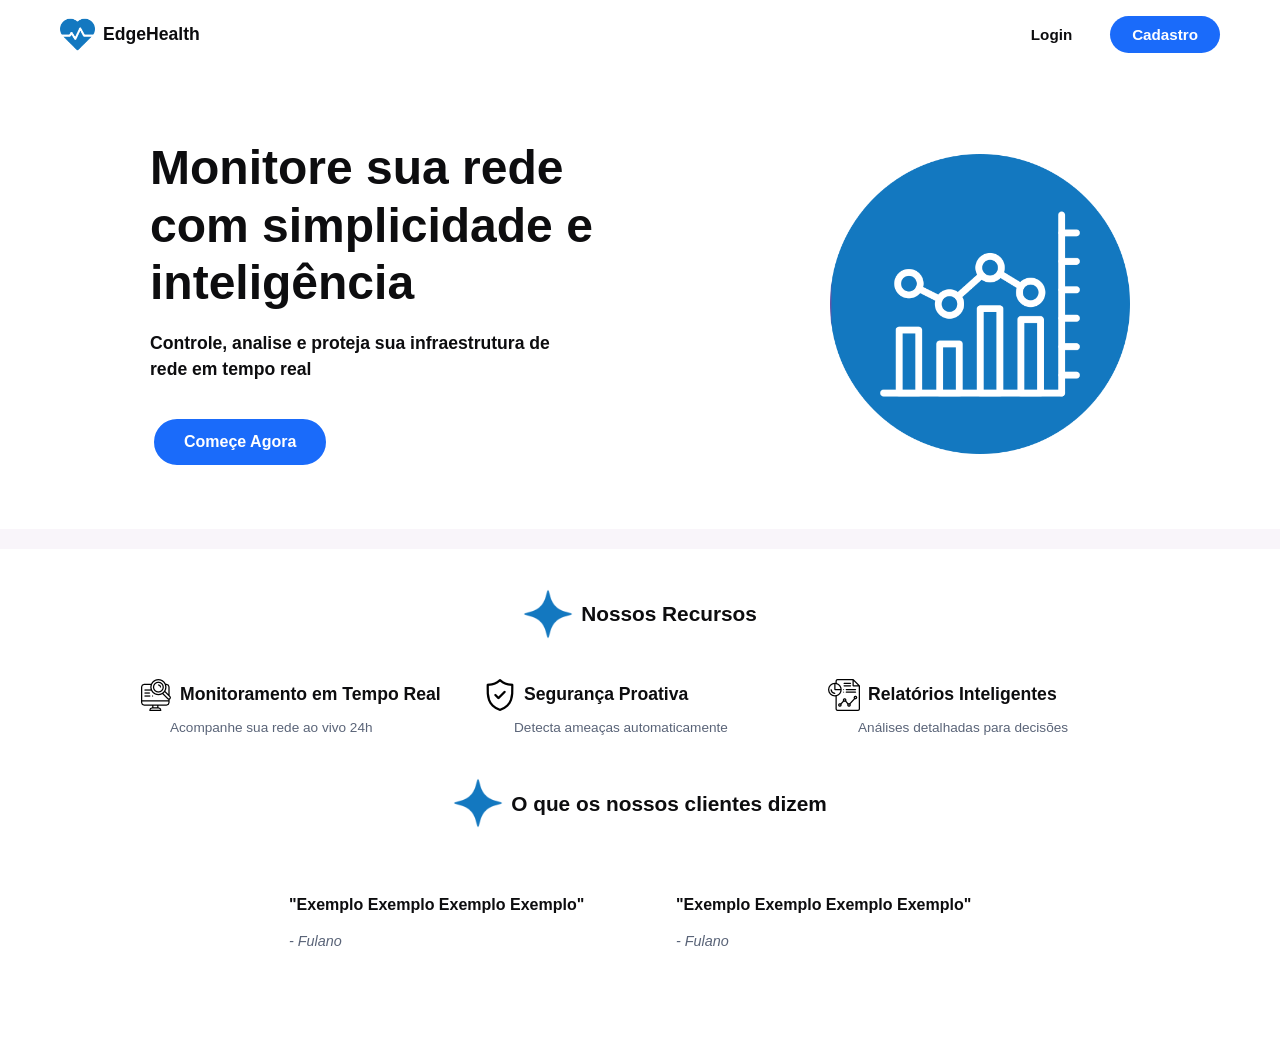
<file: index.html>
<!DOCTYPE html>
<html lang="pt-br">
<head>
    <meta charset="UTF-8">
    <meta name="viewport" content="width=device-width, initial-scale=1.0">
    <title>EdgeHealth.sitemeu</title>
    <link rel="stylesheet" href="style2.css">
</head>
<body>
    <!--NAVBAR-->
    <nav class="nav">
            <a class="logo" href="#">
            <img src="cardiogram.png" alt="Logo EdgeHealth">
          EdgeHealth
            </a>
        <div class="nav-actions">
            <button class="btn-ghost">Login</button>
            <button class="btn-primary">Cadastro</button>
        </div>
    </nav>

    <!-- HERO -->
    <section>
    <div class="hero">
        <div class="hero-text">
        <h1>Monitore sua rede com simplicidade e inteligência</h1>
        <p>Controle, analise e proteja sua infraestrutura de rede em tempo real</p>
        <button class="animated-button">
            <span class="text">Começe Agora</span>
            <span class="circle"></span>
        </button>
        </div>
    <div class="hero-illustration">
        <img class="illustration" src="graph.png" alt="Growth Ilustração">
    </div>
    </div>

    <!-- FEATURES -->
</section>
<nav class="nav2"></nav>
<section class="features-section">
    <div class="section-label">
      <img src="star.png" alt="">
      Nossos Recursos
    </div>
<div class="features-grid">
      <div class="feature-card">
        <div class="feature-icon">
          <img src="monitor (1).png" alt="">
          Monitoramento em Tempo Real
        </div>
        <p>Acompanhe sua rede ao vivo 24h</p>
      </div>
      <div class="feature-card">
        <div class="feature-icon">
          <img src="security.png" alt="">
          Segurança Proativa
        </div>
        <p>Detecta ameaças automaticamente</p>
      </div>
      <div class="feature-card">
        <div class="feature-icon">
         <img src="report.png" alt="">
          Relatórios Inteligentes
        </div>
        <p>Análises detalhadas para decisões</p>
      </div>
</section>

<!-- TESTIMONIALS -->
 <section class="testimonials-section">
    <div class="section-label">
      <img src="star.png" alt="">
      O que os nossos clientes dizem
    </div>
    <div class="testimonials-grid">
        <div class="testimonial-card">
        <blockquote>"Exemplo Exemplo Exemplo Exemplo"</blockquote>
        <cite>- Fulano</cite>
      </div>
       <div class="testimonial-card">
        <blockquote>"Exemplo Exemplo Exemplo Exemplo"</blockquote>
        <cite>- Fulano</cite>
      </div>
    </div>
 </section>


 
</body>
</html>
</file>
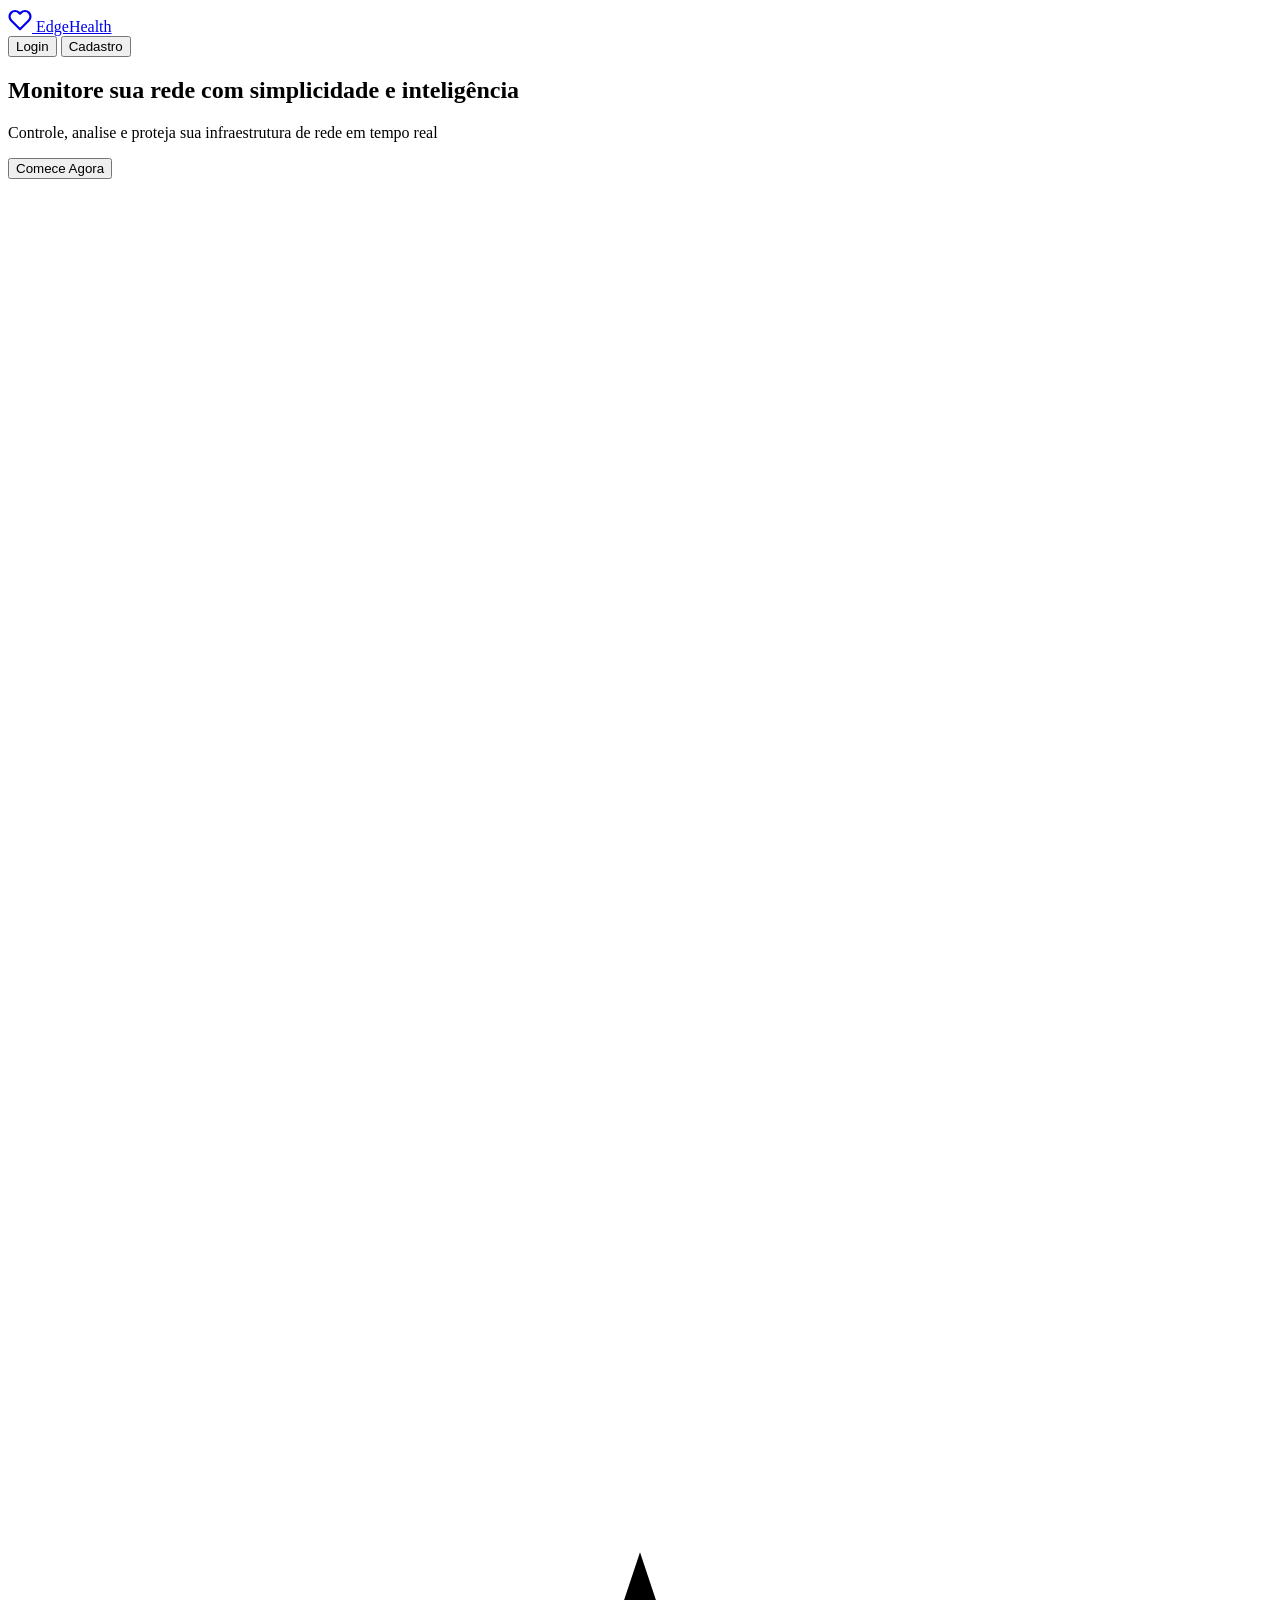
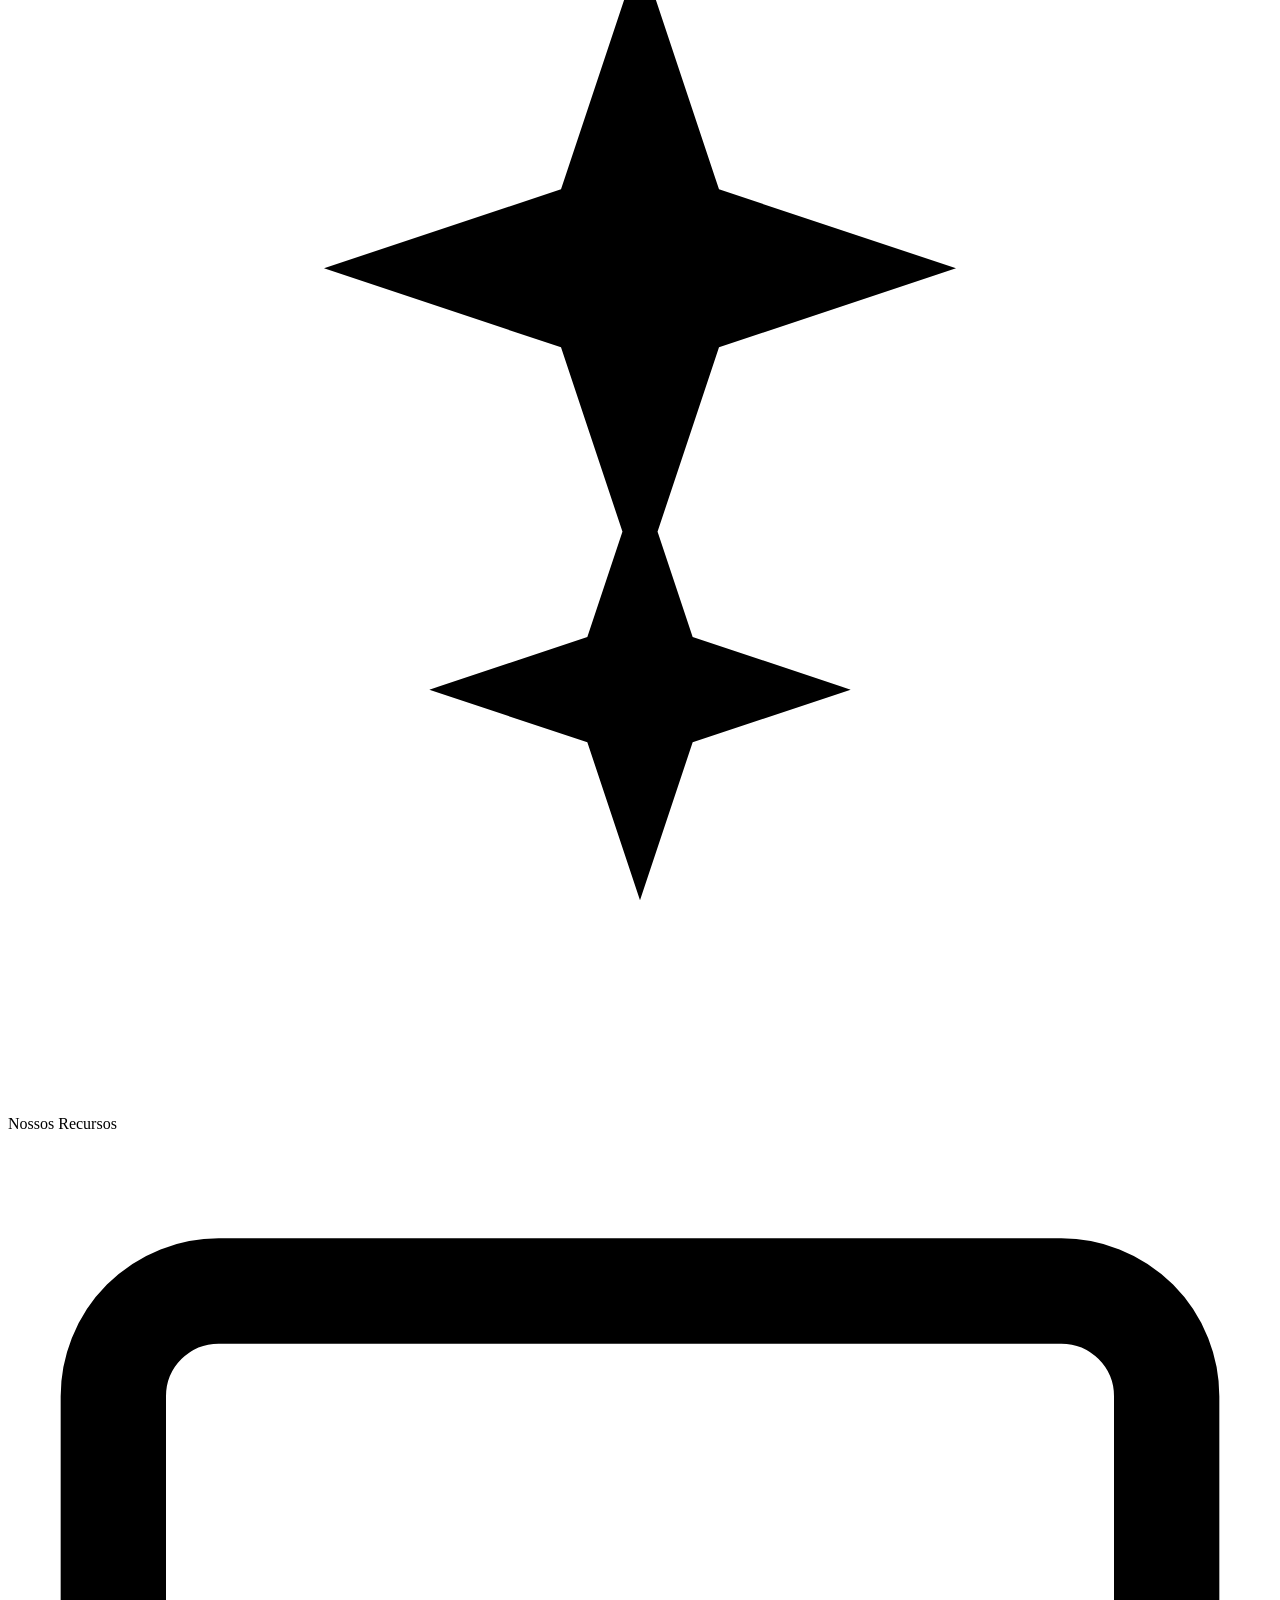
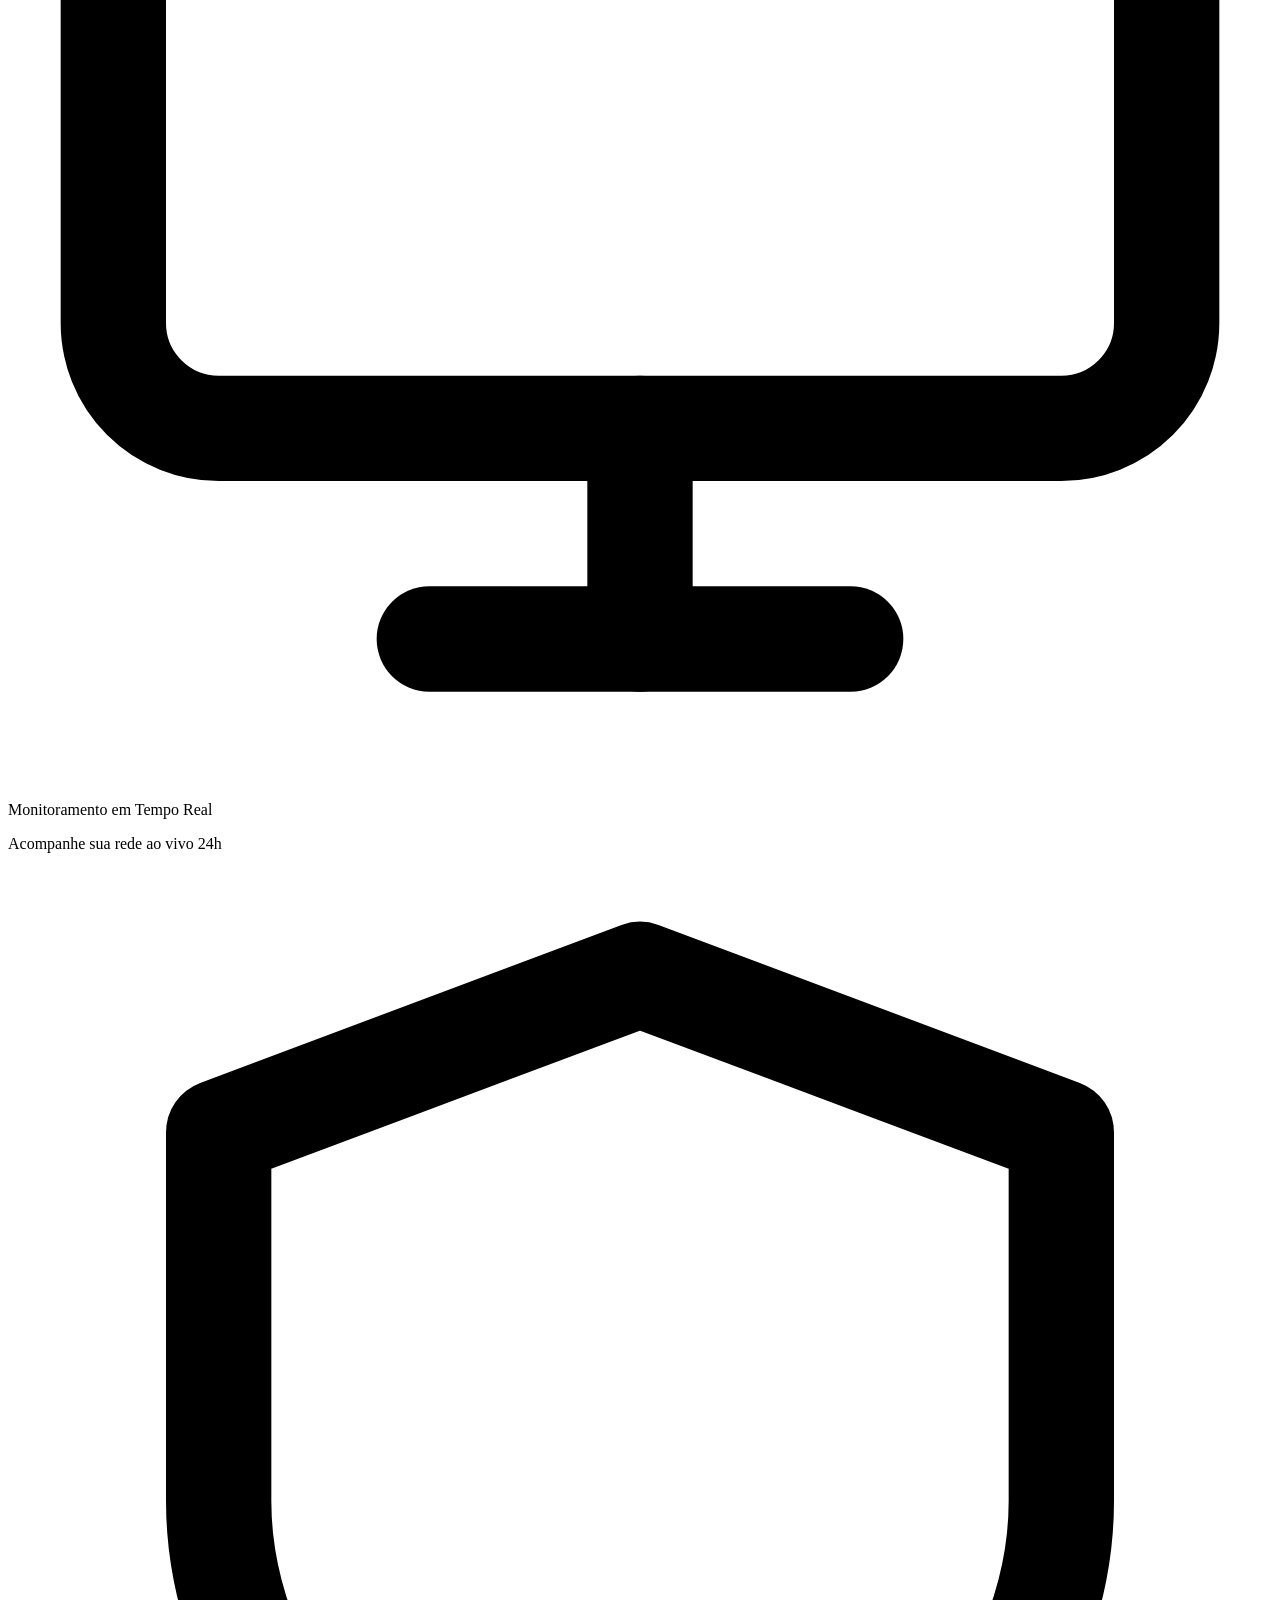
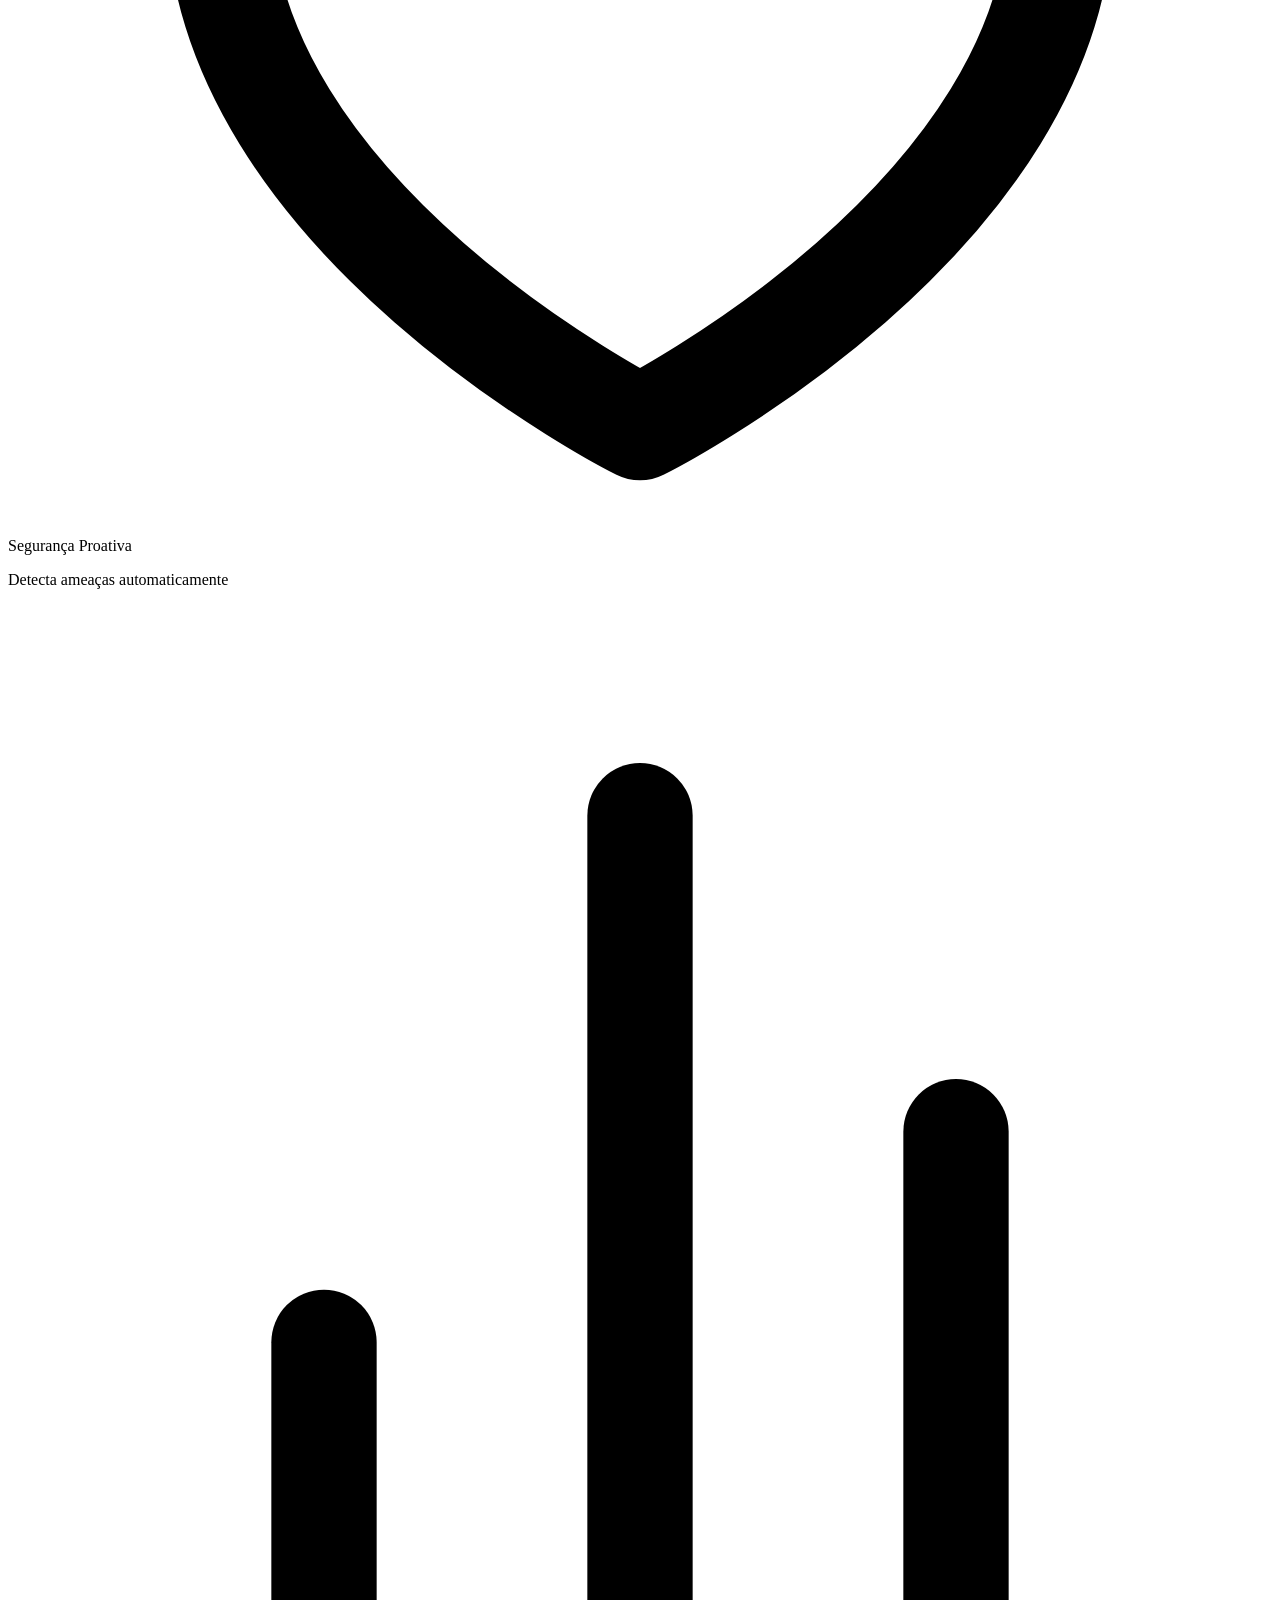
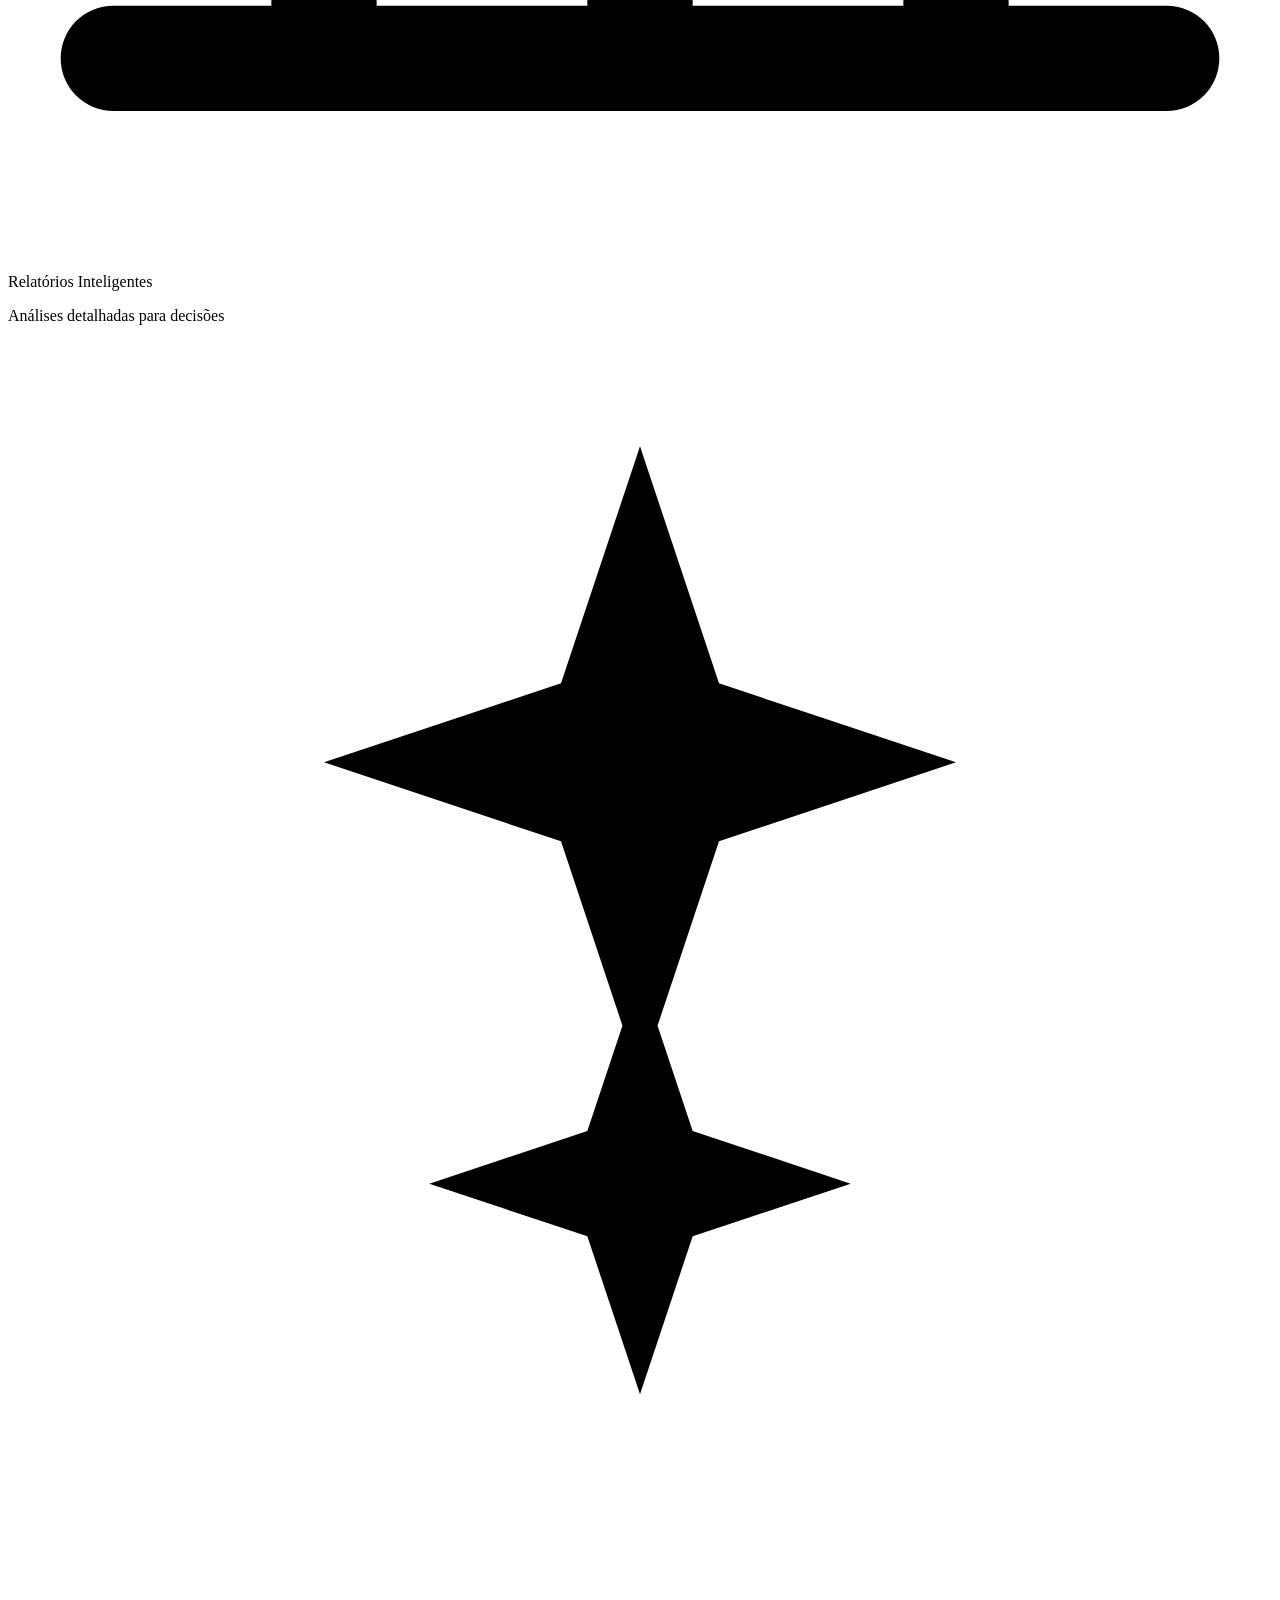
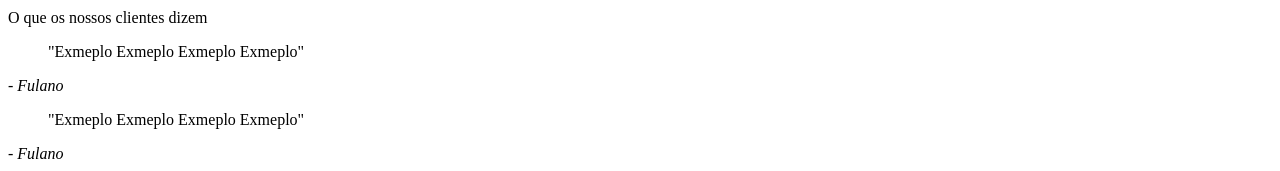
<file: edgehealth.html>
<!DOCTYPE html>
<html lang="pt-BR">
<head>
  <meta charset="UTF-8" />
  <meta name="viewport" content="width=device-width, initial-scale=1.0"/>
  <title>EdgeHealth</title>
  <link href="https://fonts.googleapis.com/css2?family=Manrope:wght@400;500;600;700;800&display=swap" rel="stylesheet"/>

</head>
<body>

  <!-- NAVBAR -->
  <nav>
    <a class="logo" href="#">
      <!-- Heart with pulse icon -->
      <svg width="24" height="24" viewBox="0 0 24 24" fill="none" stroke="currentColor" stroke-width="2.2" stroke-linecap="round" stroke-linejoin="round">
        <path d="M20.84 4.61a5.5 5.5 0 0 0-7.78 0L12 5.67l-1.06-1.06a5.5 5.5 0 0 0-7.78 7.78l1.06 1.06L12 21.23l7.78-7.78 1.06-1.06a5.5 5.5 0 0 0 0-7.78z"/>
      </svg>
      EdgeHealth
    </a>
    <div class="nav-actions">
      <button class="btn-ghost">Login</button>
      <button class="btn-primary">Cadastro</button>
    </div>
  </nav>

  <!-- HERO -->
  <section>
    <div class="hero">
      <div class="hero-text">
        <h1>Monitore sua rede com simplicidade e inteligência</h1>
        <p>Controle, analise e proteja sua infraestrutura de rede em tempo real</p>
        <button class="btn-cta">Comece Agora</button>
      </div>
      <div class="hero-illustration">
        <!-- Bar chart with arrow trending up -->
        <svg viewBox="0 0 100 100" fill="none" stroke="currentColor" stroke-width="4" stroke-linecap="round" stroke-linejoin="round">
          <!-- bars -->
          <rect x="10" y="55" width="14" height="30" rx="2" fill="white" stroke="none"/>
          <rect x="30" y="40" width="14" height="45" rx="2" fill="white" stroke="none"/>
          <rect x="50" y="28" width="14" height="57" rx="2" fill="white" stroke="none"/>
          <rect x="70" y="15" width="14" height="70" rx="2" fill="white" stroke="none"/>
          <!-- arrow -->
          <polyline points="8,60 30,42 52,28 74,14" stroke="white" stroke-width="3.5" fill="none"/>
          <polyline points="68,10 74,14 70,20" stroke="white" stroke-width="3.5" fill="none" stroke-linecap="round" stroke-linejoin="round"/>
        </svg>
      </div>
    </div>
  </section>

  <!-- FEATURES -->
  <section class="features-section">
    <div class="section-label">
      <!-- sparkle -->
      <svg viewBox="0 0 24 24" fill="currentColor"><path d="M12 2l1.5 4.5L18 8l-4.5 1.5L12 14l-1.5-4.5L6 8l4.5-1.5L12 2zm0 10l1 3 3 1-3 1-1 3-1-3-3-1 3-1 1-3z"/></svg>
      Nossos Recursos
    </div>
    <div class="features-grid">
      <div class="feature-card">
        <div class="feature-icon">
          <!-- Monitor icon -->
          <svg viewBox="0 0 24 24" fill="none" stroke="currentColor" stroke-width="2" stroke-linecap="round" stroke-linejoin="round">
            <rect x="2" y="3" width="20" height="14" rx="2"/>
            <line x1="8" y1="21" x2="16" y2="21"/>
            <line x1="12" y1="17" x2="12" y2="21"/>
          </svg>
          Monitoramento em Tempo Real
        </div>
        <p>Acompanhe sua rede ao vivo 24h</p>
      </div>
      <div class="feature-card">
        <div class="feature-icon">
          <!-- Shield icon -->
          <svg viewBox="0 0 24 24" fill="none" stroke="currentColor" stroke-width="2" stroke-linecap="round" stroke-linejoin="round">
            <path d="M12 22s8-4 8-10V5l-8-3-8 3v7c0 6 8 10 8 10z"/>
          </svg>
          Segurança Proativa
        </div>
        <p>Detecta ameaças automaticamente</p>
      </div>
      <div class="feature-card">
        <div class="feature-icon">
          <!-- Chart icon -->
          <svg viewBox="0 0 24 24" fill="none" stroke="currentColor" stroke-width="2" stroke-linecap="round" stroke-linejoin="round">
            <line x1="18" y1="20" x2="18" y2="10"/>
            <line x1="12" y1="20" x2="12" y2="4"/>
            <line x1="6" y1="20" x2="6" y2="14"/>
            <line x1="2" y1="20" x2="22" y2="20"/>
          </svg>
          Relatórios Inteligentes
        </div>
        <p>Análises detalhadas para decisões</p>
      </div>
    </div>
  </section>

  <!-- TESTIMONIALS -->
  <section class="testimonials-section">
    <div class="section-label">
      <svg viewBox="0 0 24 24" fill="currentColor"><path d="M12 2l1.5 4.5L18 8l-4.5 1.5L12 14l-1.5-4.5L6 8l4.5-1.5L12 2zm0 10l1 3 3 1-3 1-1 3-1-3-3-1 3-1 1-3z"/></svg>
      O que os nossos clientes dizem
    </div>
    <div class="testimonials-grid">
      <div class="testimonial-card">
        <blockquote>"Exmeplo Exmeplo Exmeplo Exmeplo"</blockquote>
        <cite>- Fulano</cite>
      </div>
      <div class="testimonial-card">
        <blockquote>"Exmeplo Exmeplo Exmeplo Exmeplo"</blockquote>
        <cite>- Fulano</cite>
      </div>
    </div>
  </section>

</body>
</html>
</file>
<file: style2.css>
*, *::before, *::after { 
    box-sizing: border-box;
    margin: 0;
    padding: 0;
    }

    :root {
      --blue: #1a6bfa;
      --blue-dark: #1558d6;
      --blue-light: #e8f0fe;
      --text: #0d0d0f;
      --muted: #5a6478;
      --white: #ffffff;
      --bg: #f7f9fc;
      --border: #F9F5FA;
    }

    body {
      font-family: 'Manrope', sans-serif;
      background: var(--white);
      color: var(--text);
      line-height: 1.6;
    }

    
    /* ── NAVBAR ── */

    .nav {
      display: flex;
      align-items: center;
      justify-content: space-between;
      padding: 16px 60px;
      
    }

    .logo {
      display: flex;
      align-items: center;
      gap: 8px;
      font-weight: 800;
      font-size: 1.1rem;
      color: var(--text);
      text-decoration: none;
    }

    .logo img { 
      height: 35px;
      width: 35px; 
    }

    .nav-actions {
      display: flex;
      align-items: center;
      gap: 16px;
    }

    .btn-ghost {
      font-family: inherit;
      font-size: 0.95rem;
      font-weight: 600;
      color: var(--text);
      cursor: pointer;
      padding: 10px 22px;
      background: none;
      border: none;
      border-radius: 40px;
    }
    .btn-ghost:hover { 
      background: var(--blue);
      color: var(--white);
      transition: 0.3s;
     }

    .btn-primary {
      background: var(--blue);
      color: var(--white);
      border: none;
      border-radius: 40px;
      font-family: inherit;
      font-size: 0.95rem;
      font-weight: 700;
      padding: 10px 22px;
      cursor: pointer;
      transition: background 0.2s;
    }
    .btn-primary:hover { 
        background: var(--blue-dark); 
    }


    /* ── HERO ── */

    .hero {
      display: flex;
      align-items: center;
      justify-content: space-between;
      padding: 70px 60px 60px;
      max-width: 1100px;
      margin: 0 auto;
      gap: 40px;
    }

    .hero-text { 
      flex: 1;
      max-width: 520px;
    }

    .hero-text h1 {
      font-size: 3rem;
      font-weight: 800;
      line-height: 1.2;
      color: var(--text);
      margin-bottom: 18px;
    }

    @media (max-width: 868px) {
      .hero-text h1 {
        font-size: 2.3rem;
      }
    }

    .hero-text p {
      font-size: 1.10rem;
      line-height: 1.5;
      color: var(--text);
      font-weight: 600;
      margin-bottom: 32px;
      max-width: 400px;
    }

    .btn-cta {
      background: var(--blue);
      color: var(--white);
      border: none;
      border-radius: 40px;
      font-family: inherit;
      font-size: 1rem;
      font-weight: 700;
      padding: 14px 30px;
      cursor: pointer;
      transition: background 0.2s;
      display: inline-block;
    }

    

.animated-button {
  position: relative;
  display: inline-block;
  align-items: center;
  gap: 4px;
  padding: 14px 30px;
  border: 4px solid;
  font-size: 16px;
  background-color: var(--blue);
  border-radius: 100px;
  font-weight: 600;
  color: var(--white);
  cursor: pointer;
  overflow: hidden;
}

.animated-button .circle {
  position: absolute;
  top: 50%;
  left: 50%;
  transform: translate(-50%, -50%);
  width: 20px;
  height: 20px;
  background-color: var(--white);
  border-radius: 50%;
  opacity: 0;
  transition: all 0.8s cubic-bezier(0.23, 1, 0.32, 1);
}

.animated-button .text {
  position: relative;
  z-index: 6;
}

.animated-button:hover {
  box-shadow: 0 0 0 12px transparent;
  color: var(--blue);

}

.animated-button:active {
  scale: 0.95;
  box-shadow: 0 0 0 4px color var(--blue);
}

.animated-button:hover .circle {
  width: 220px;
  height: 220px;
  opacity: 1;
   }
     
    .hero-illustration {
      width: 300px;
      height: 300px;
      display: flex;
      align-items: center;
      justify-content: center;
    }
    .illustration{

        width: 100%;
        max-width: 450px;
    }

    @media (max-width: 768px) {
      .hero-illustration {
        display: none;
      }
       .hero {
        flex-direction: column;
        align-items: center;
        text-align: center;
        padding: 48px 24px 40px;
        gap: 36px;
      }

      .hero-text {
        max-width: 100%;
      }

      .hero-text h1 {
        font-size: 2rem;
      }

      .hero-text p {
        max-width: 100%;
        margin-left: auto;
        margin-right: auto;
      }
    }

    .nav2{
      border-bottom: 20px solid var(--border);
    }


    /* ── FEATURES ── */

    .features-section {
      padding: 40px 40px;
      text-align: center;
    }

    .section-label {
      display: inline-flex;
      align-items: center;
      gap: 8px;
      font-size: 1.30rem;
      font-weight: 700;
      margin-bottom: 40px;
      color: var(--text);
    }

    .section-label img { 
      width: 50px;
      height: 50px;
    }

    .features-grid {
      display: grid;
      grid-template-columns: repeat(3, 1fr);
      gap: 32px;
      max-width: 1000px;
      margin: 0 auto;
    }

     .feature-card {
      text-align: left;
    }

    .feature-icon {
      display: flex;
      align-items: center;
      gap: 8px;
      font-weight: 700;
      font-size: 1.10rem;
      color: var(--text);
      margin-bottom: 6px;
    }

     .feature-icon img {
      width: 32px;
      height: 32px;
    }

     .feature-card p {
      font-size: 0.85rem;
      color: var(--muted);
      font-weight: 500;
      padding-left: 30px;
    }

    @media (max-width: 768px) {
      .features-section {
        padding: 48px 24px;
      }

      .features-grid {
        grid-template-columns: 1fr;
        gap: 24px;
        text-align: left;
      }
       nav {
        padding: 14px 24px;
      }
      .section-label img { 
        width: 35px;
        height: 35px;
      }
    }


    /* ── TESTIMONIALS ── */
    .testimonials-section {
      background: var(--white);
      padding: 0 60px 60px;
      text-align: center;
    }

     .testimonials-grid {
      display: grid;
      grid-template-columns: repeat(2, 1fr);
      gap: 24px;
      max-width: 750px;
      margin: 0 auto;
    }

    .testimonial-card {
      background: var(--white);
      padding: 24px;
      text-align: left;
    }

     .testimonial-card blockquote {
      font-size: 1rem;
      font-weight: 600;
      color: var(--text);
      margin-bottom: 10px;
      font-style: normal;
    }
    
    .testimonial-card cite {
      font-size: 0.90rem;
      color: var(--muted);
      font-weight: 500;
    }

     @media (max-width: 768px) {
      .testimonials-section {
        padding: 0 24px 48px;
      }

      .testimonials-grid {
        grid-template-columns: 1fr;
        max-width: 100%;
      }
     }

     /* ── RESPONSIVE: MOBILE (≤ 480px) ── */
    @media (max-width: 480px) {
      nav {
        padding: 12px 16px;

      }
      .logo{
        font-size: 0.75rem;
      }
      .btn-ghost {
        padding: 8px 6px;
        font-size: 0.60rem;
      }

      .btn-primary {
        padding: 9px 16px;
        font-size: 0.60rem;
      }

      .hero {
        padding: 36px 16px 32px;
      }

      .hero-text h1 {
        font-size: 1.65rem;
      }

      .hero-text p {
        font-size: 0.93rem;
      }

      .btn-cta {
        width: 100%;
        text-align: center;
        padding: 14px 20px;
      }

      .features-section {
        padding: 40px 16px;
      }

      .feature-icon {
        font-size: 0.88rem;
      }

      .testimonials-section {
        padding: 0 16px 40px;
      }

      .testimonial-card {
        padding: 18px;
      }
    }
</file>
